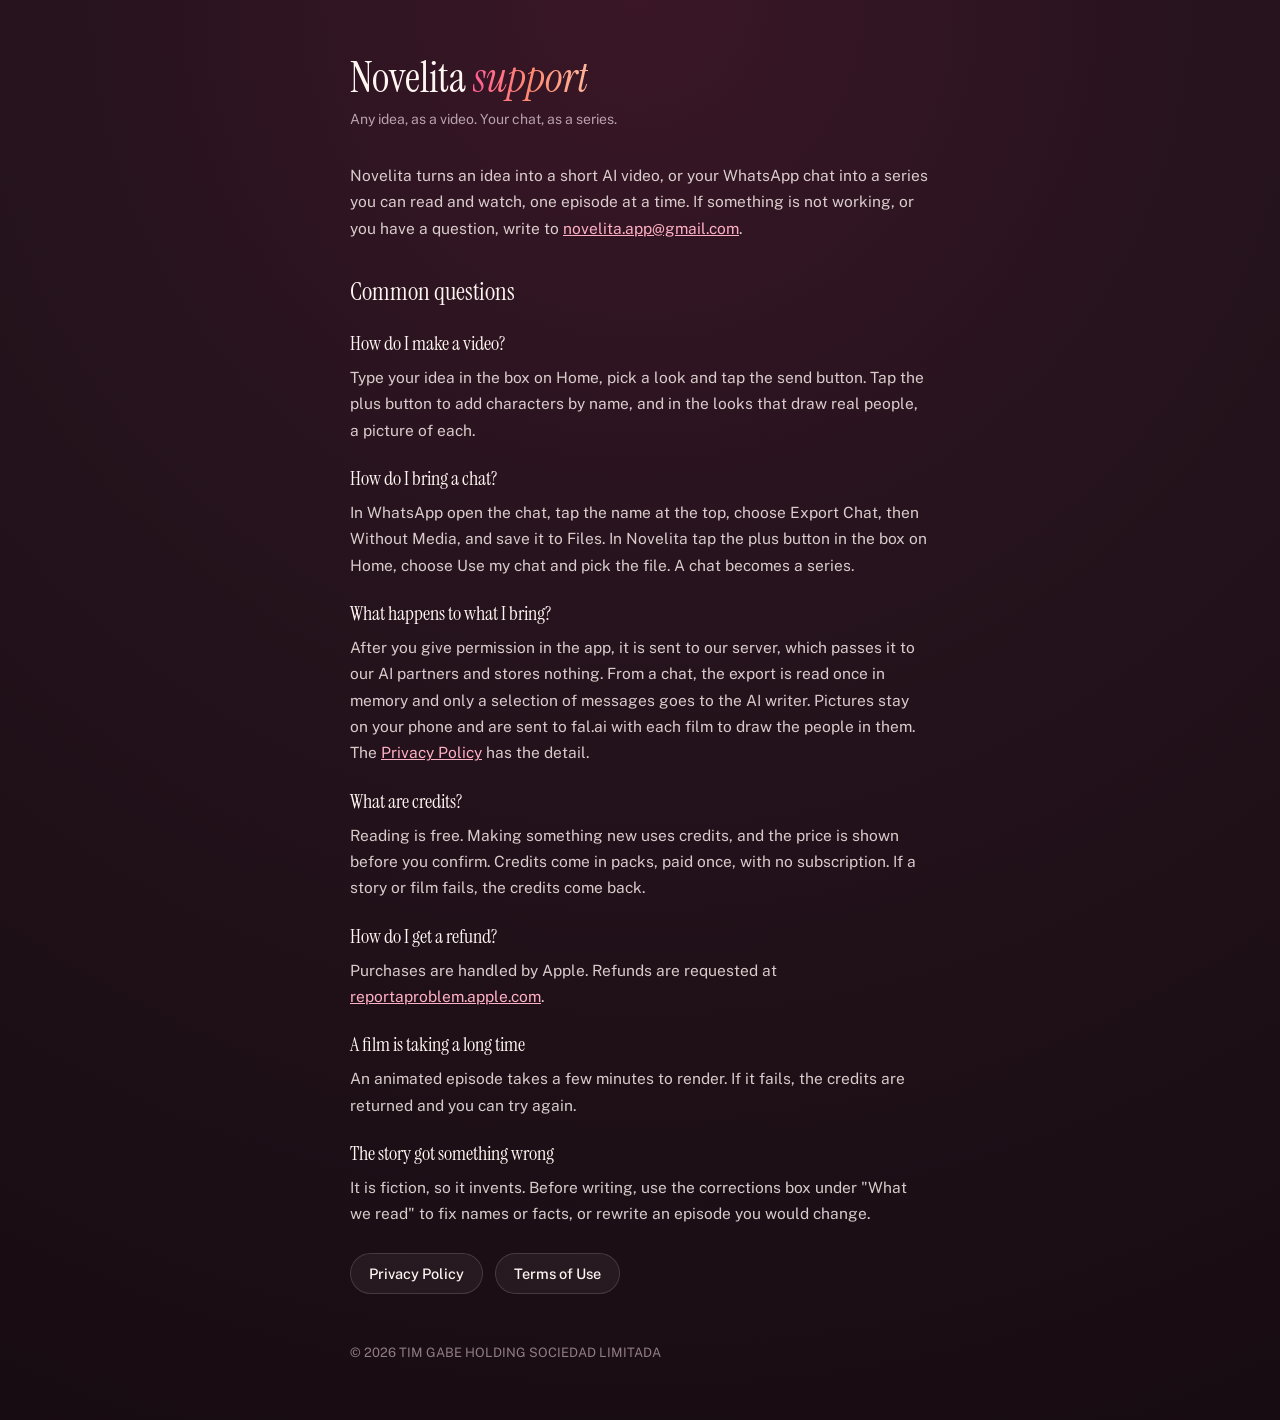
<file: index.html>
<!doctype html>
<html lang="en">
<head>
<meta charset="utf-8">
<meta name="viewport" content="width=device-width, initial-scale=1">
<title>Novelita — Support</title>
<meta name="description" content="Help and contact for Novelita, the app that turns the two of you into a series.">
<link rel="preconnect" href="https://fonts.googleapis.com">
<link href="https://fonts.googleapis.com/css2?family=Instrument+Serif:ital@0;1&family=Public+Sans:wght@400;500;600&display=swap" rel="stylesheet">
<link rel="stylesheet" href="site.css">
</head>
<body>
<main>
  <h1>Novelita <em>support</em></h1>
  <p class="updated">Any idea, as a video. Your chat, as a series.</p>

  <p>Novelita turns an idea into a short AI video, or your WhatsApp chat into a series you
  can read and watch, one episode at a time. If something is not working, or you have a question, write to
  <a href="mailto:novelita.app@gmail.com">novelita.app@gmail.com</a>.</p>

  <h2>Common questions</h2>

  <h2 style="font-size:20px;margin-top:22px">How do I make a video?</h2>
  <p>Type your idea in the box on Home, pick a look and tap the send button. Tap the plus
  button to add characters by name, and in the looks that draw real people, a picture of
  each.</p>

  <h2 style="font-size:20px;margin-top:22px">How do I bring a chat?</h2>
  <p>In WhatsApp open the chat, tap the name at the top, choose Export Chat, then Without
  Media, and save it to Files. In Novelita tap the plus button in the box on Home, choose
  Use my chat and pick the file. A chat becomes a series.</p>

  <h2 style="font-size:20px;margin-top:22px">What happens to what I bring?</h2>
  <p>After you give permission in the app, it is sent to our server, which passes it to our
  AI partners and stores nothing. From a chat, the export is read once in memory and only a
  selection of messages goes to the AI writer. Pictures stay on your phone and are sent to
  fal.ai with each film to draw the people in them. The <a href="privacy.html">Privacy
  Policy</a> has the detail.</p>

  <h2 style="font-size:20px;margin-top:22px">What are credits?</h2>
  <p>Reading is free. Making something new uses credits, and the price is shown before you
  confirm. Credits come in packs, paid once, with no subscription. If a story or film
  fails, the credits come back.</p>

  <h2 style="font-size:20px;margin-top:22px">How do I get a refund?</h2>
  <p>Purchases are handled by Apple. Refunds are requested at <a href="https://reportaproblem.apple.com">reportaproblem.apple.com</a>.</p>

  <h2 style="font-size:20px;margin-top:22px">A film is taking a long time</h2>
  <p>An animated episode takes a few minutes to render. If it fails, the credits are
  returned and you can try again.</p>

  <h2 style="font-size:20px;margin-top:22px">The story got something wrong</h2>
  <p>It is fiction, so it invents. Before writing, use the corrections box under "What we
  read" to fix names or facts, or rewrite an episode you would change.</p>

  <div class="links">
    <a href="privacy.html">Privacy Policy</a>
    <a href="terms.html">Terms of Use</a>
  </div>

  <p class="footer">© 2026 TIM GABE HOLDING SOCIEDAD LIMITADA</p>
</main>
</body>
</html>
</file>
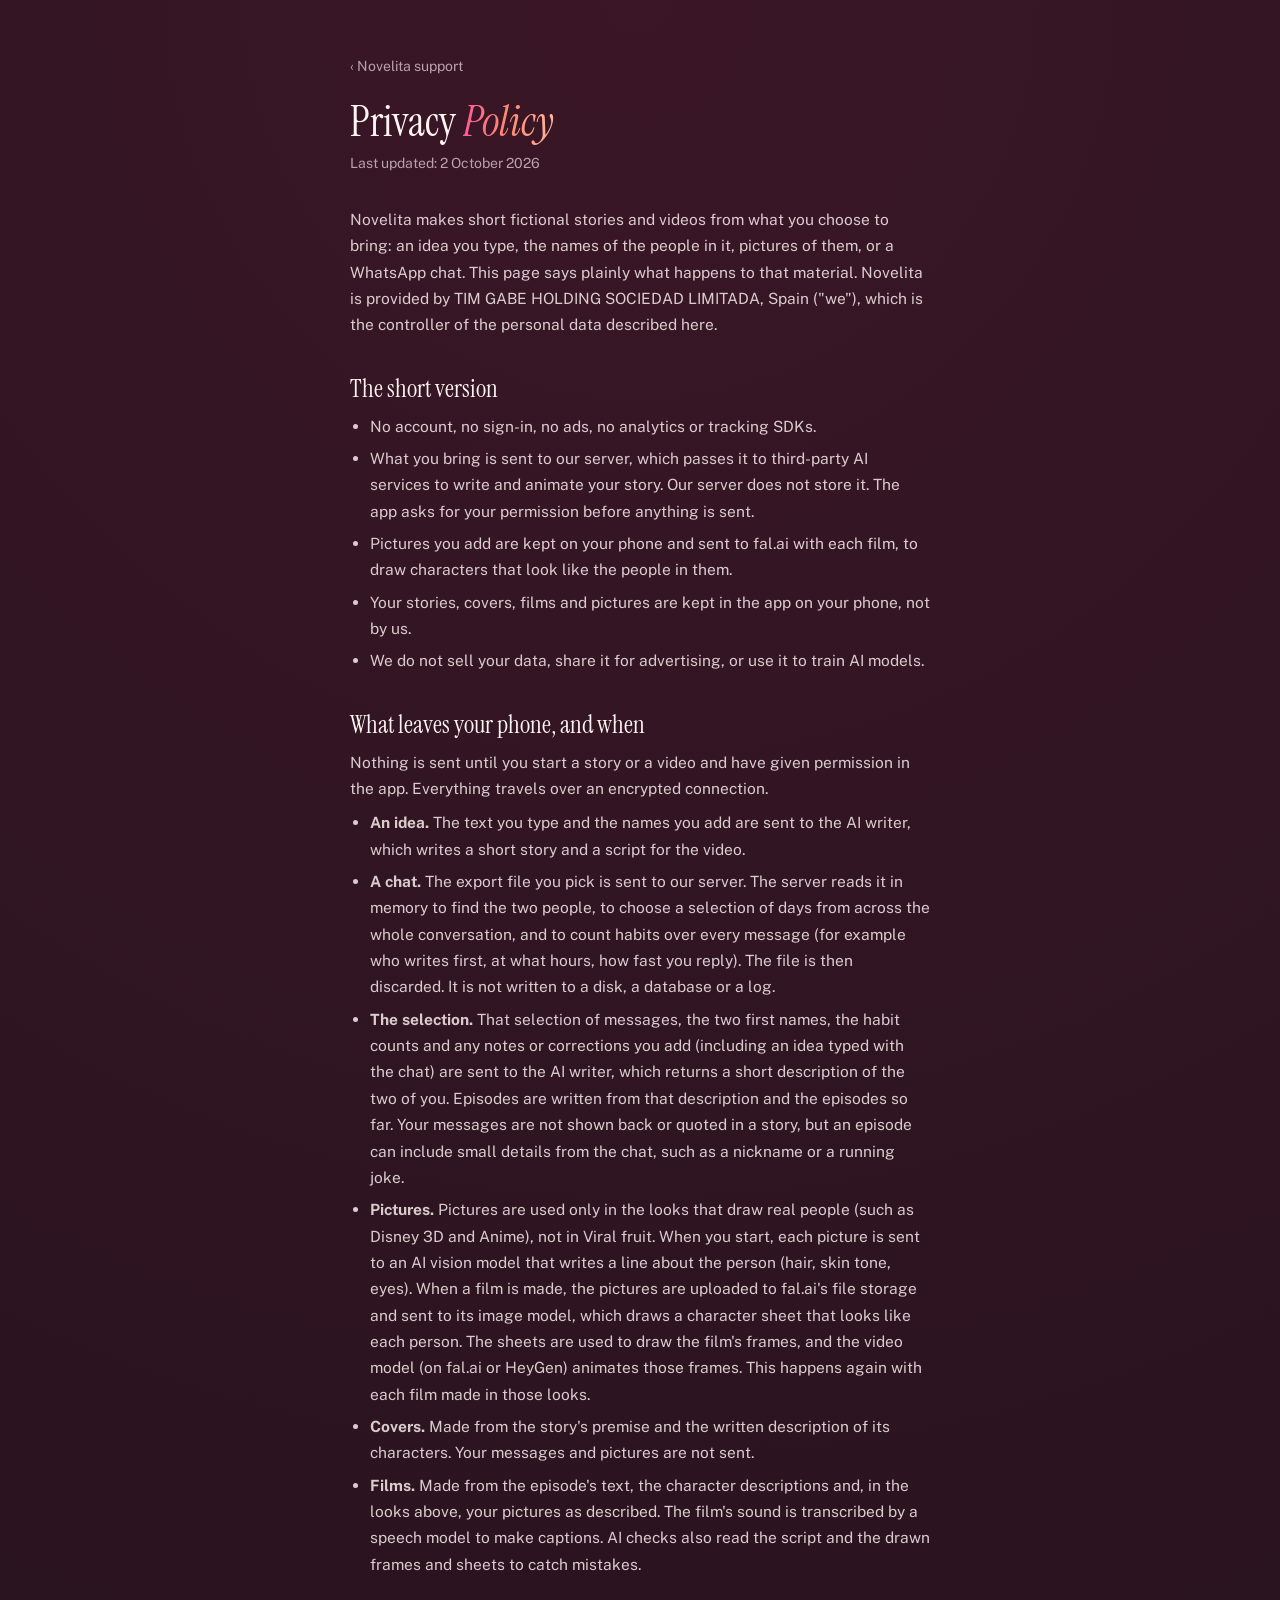
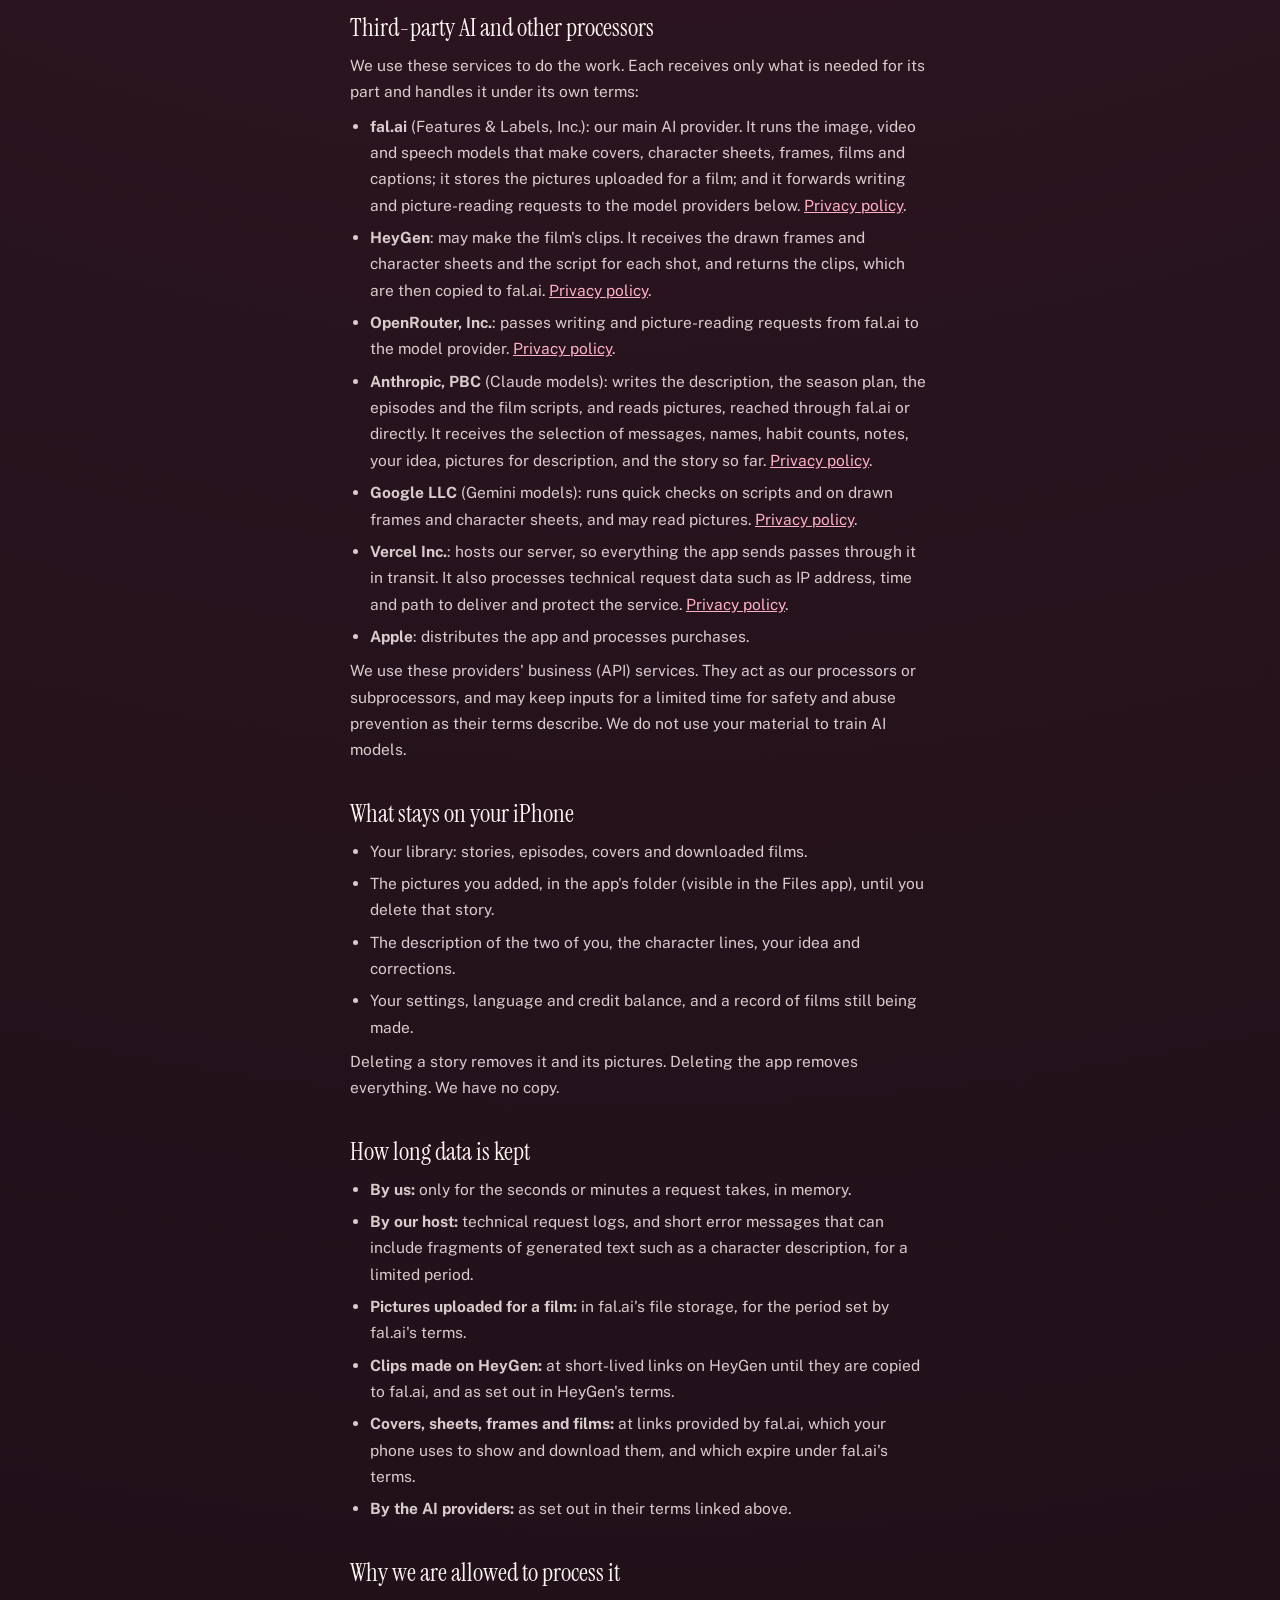
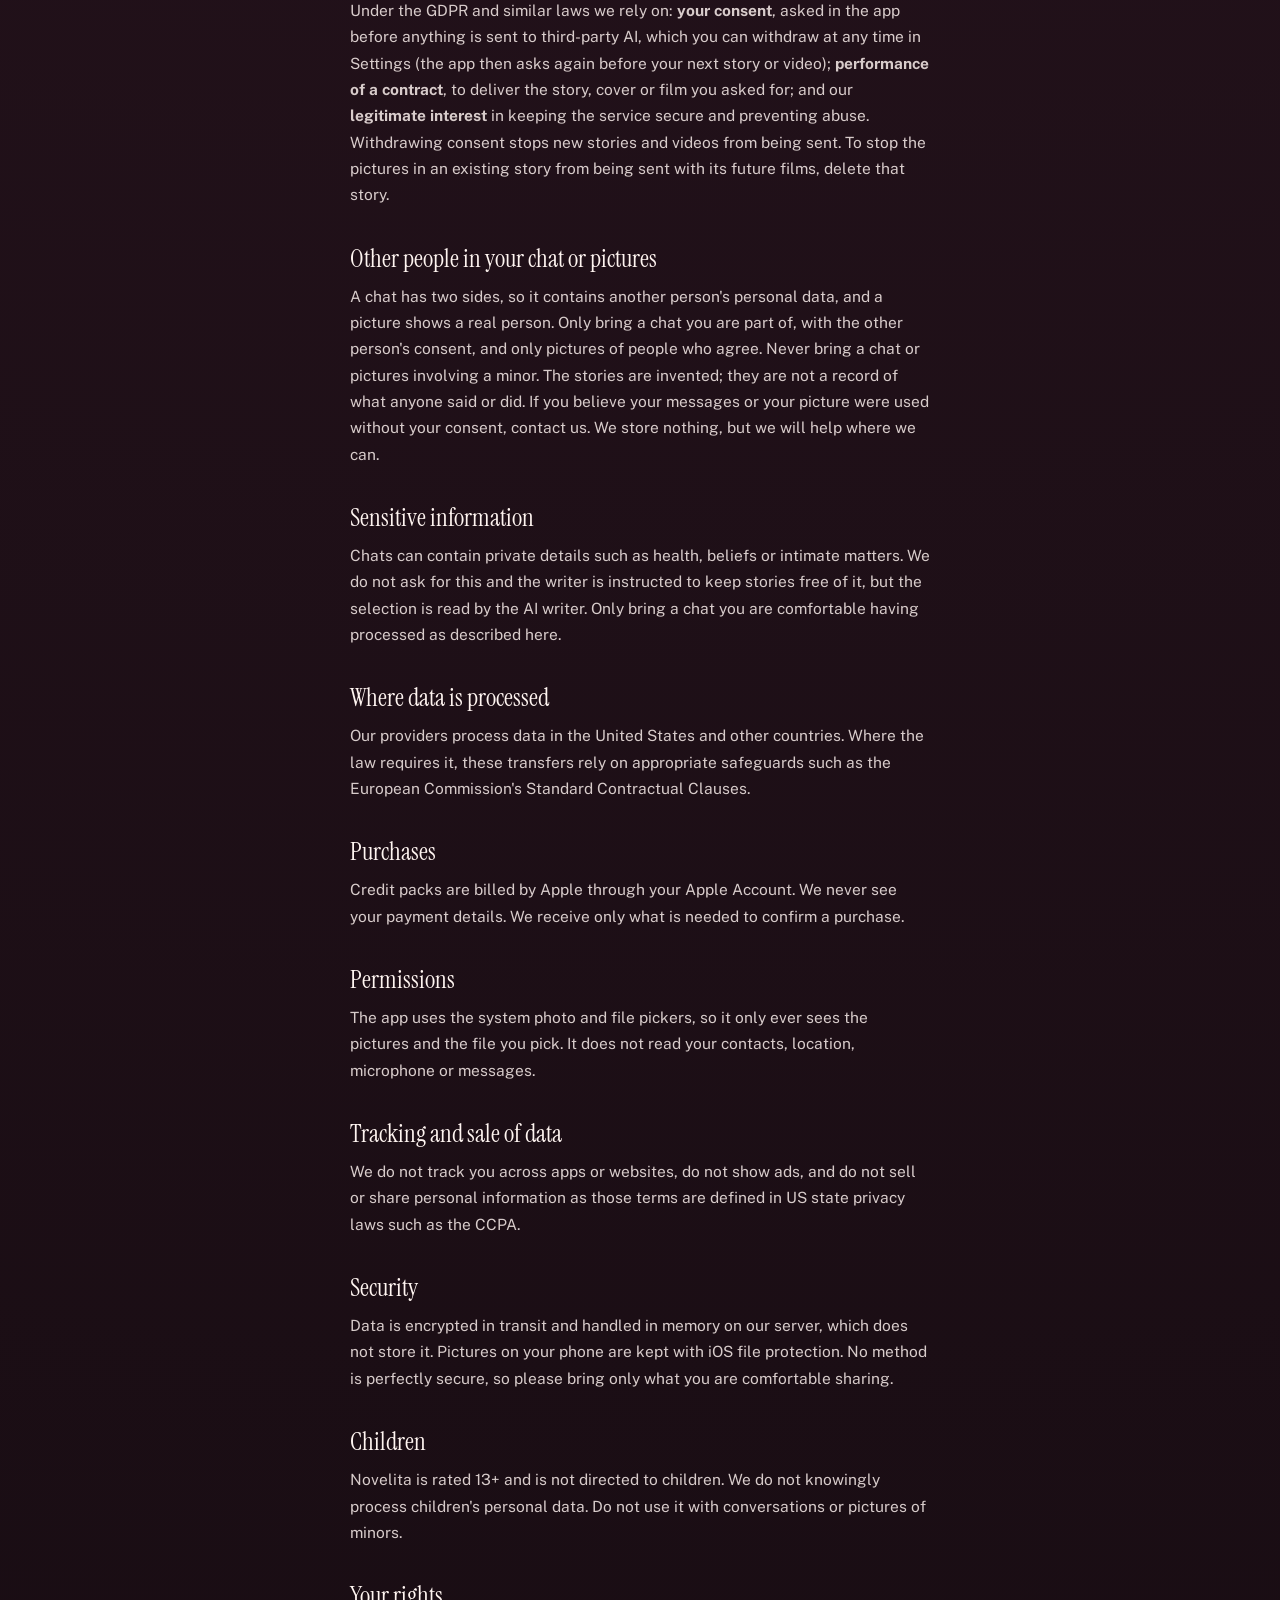
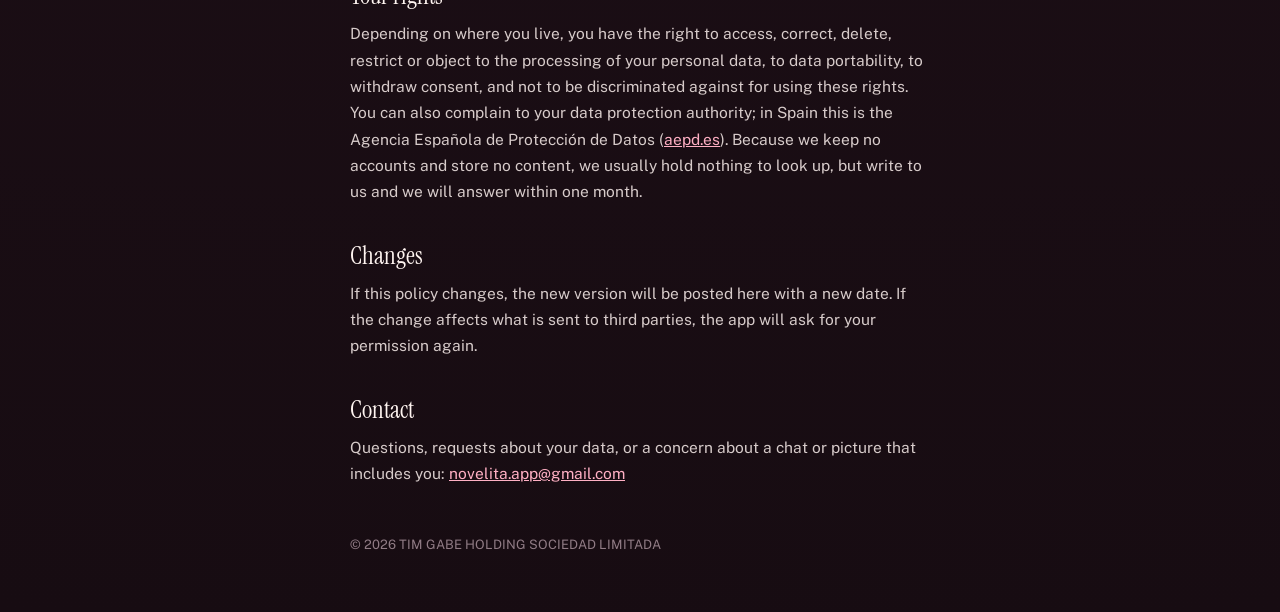
<file: privacy.html>
<!doctype html>
<html lang="en">
<head>
<meta charset="utf-8">
<meta name="viewport" content="width=device-width, initial-scale=1">
<title>Novelita — Privacy Policy</title>
<link rel="preconnect" href="https://fonts.googleapis.com">
<link href="https://fonts.googleapis.com/css2?family=Instrument+Serif:ital@0;1&family=Public+Sans:wght@400;500;600&display=swap" rel="stylesheet">
<link rel="stylesheet" href="site.css">
</head>
<body>
<main>
  <a class="back" href="index.html">&#8249; Novelita support</a>
  <h1>Privacy <em>Policy</em></h1>
  <p class="updated">Last updated: 2 October 2026</p>

  <p>Novelita makes short fictional stories and videos from what you choose to bring: an
  idea you type, the names of the people in it, pictures of them, or a WhatsApp chat. This
  page says plainly what happens to that material. Novelita is provided by TIM GABE HOLDING
  SOCIEDAD LIMITADA, Spain ("we"), which is the controller of the personal data described
  here.</p>

  <h2>The short version</h2>
  <ul>
    <li>No account, no sign-in, no ads, no analytics or tracking SDKs.</li>
    <li>What you bring is sent to our server, which passes it to third-party AI services to
    write and animate your story. Our server does not store it. The app asks for your
    permission before anything is sent.</li>
    <li>Pictures you add are kept on your phone and sent to fal.ai with each film, to draw
    characters that look like the people in them.</li>
    <li>Your stories, covers, films and pictures are kept in the app on your phone, not by
    us.</li>
    <li>We do not sell your data, share it for advertising, or use it to train AI models.</li>
  </ul>

  <h2>What leaves your phone, and when</h2>
  <p>Nothing is sent until you start a story or a video and have given permission in the
  app. Everything travels over an encrypted connection.</p>
  <ul>
    <li><strong>An idea.</strong> The text you type and the names you add are sent to the AI
    writer, which writes a short story and a script for the video.</li>
    <li><strong>A chat.</strong> The export file you pick is sent to our server. The server
    reads it in memory to find the two people, to choose a selection of days from across the
    whole conversation, and to count habits over every message (for example who writes
    first, at what hours, how fast you reply). The file is then discarded. It is not written
    to a disk, a database or a log.</li>
    <li><strong>The selection.</strong> That selection of messages, the two first names, the
    habit counts and any notes or corrections you add (including an idea typed with the
    chat) are sent to the AI writer, which returns a short description of the two of you.
    Episodes are written from that description and the episodes so far. Your messages are
    not shown back or quoted in a story, but an episode can include small details from the
    chat, such as a nickname or a running joke.</li>
    <li><strong>Pictures.</strong> Pictures are used only in the looks that draw real
    people (such as Disney 3D and Anime), not in Viral fruit. When you start, each picture is
    sent to an AI vision model that writes a line about the person (hair, skin tone, eyes).
    When a film is made, the pictures are uploaded to fal.ai's file storage and sent to its
    image model, which draws a character sheet that looks like each person. The sheets are
    used to draw the film's frames, and the video model (on fal.ai or HeyGen) animates those
    frames. This happens again with each film made in those looks.</li>
    <li><strong>Covers.</strong> Made from the story's premise and the written description of
    its characters. Your messages and pictures are not sent.</li>
    <li><strong>Films.</strong> Made from the episode's text, the character descriptions and,
    in the looks above, your pictures as described. The film's sound is transcribed by a
    speech model to make captions. AI checks also read the script and the drawn frames and
    sheets to catch mistakes.</li>
  </ul>

  <h2>Third-party AI and other processors</h2>
  <p>We use these services to do the work. Each receives only what is needed for its part
  and handles it under its own terms:</p>
  <ul>
    <li><strong>fal.ai</strong> (Features &amp; Labels, Inc.): our main AI provider.
    It runs the image, video and speech models that make covers, character sheets, frames,
    films and captions; it stores the pictures uploaded for a film; and it forwards writing
    and picture-reading requests to the model providers below.
    <a href="https://fal.ai/privacy">Privacy policy</a>.</li>
    <li><strong>HeyGen</strong>: may make the film's clips. It receives the drawn frames and
    character sheets and the script for each shot, and returns the clips, which are then
    copied to fal.ai. <a href="https://www.heygen.com/policy">Privacy policy</a>.</li>
    <li><strong>OpenRouter, Inc.</strong>: passes writing and picture-reading requests from
    fal.ai to the model provider.
    <a href="https://openrouter.ai/privacy">Privacy policy</a>.</li>
    <li><strong>Anthropic, PBC</strong> (Claude models): writes the description, the season
    plan, the episodes and the film scripts, and reads pictures, reached through fal.ai or
    directly. It receives the selection of
    messages, names, habit counts, notes, your idea, pictures for description, and the story
    so far. <a href="https://www.anthropic.com/legal/privacy">Privacy policy</a>.</li>
    <li><strong>Google LLC</strong> (Gemini models): runs quick checks on scripts and on drawn
    frames and character sheets, and may read pictures.
    <a href="https://policies.google.com/privacy">Privacy policy</a>.</li>
    <li><strong>Vercel Inc.</strong>: hosts our server, so everything the app sends passes
    through it in transit. It also processes technical request data such as IP address,
    time and path to deliver and protect the service.
    <a href="https://vercel.com/legal/privacy-policy">Privacy policy</a>.</li>
    <li><strong>Apple</strong>: distributes the app and processes purchases.</li>
  </ul>
  <p>We use these providers' business (API) services. They act as our processors or
  subprocessors, and may keep inputs for a limited time for safety and abuse prevention as
  their terms describe. We do not use your material to train AI models.</p>

  <h2>What stays on your iPhone</h2>
  <ul>
    <li>Your library: stories, episodes, covers and downloaded films.</li>
    <li>The pictures you added, in the app's folder (visible in the Files app), until you
    delete that story.</li>
    <li>The description of the two of you, the character lines, your idea and corrections.</li>
    <li>Your settings, language and credit balance, and a record of films still being
    made.</li>
  </ul>
  <p>Deleting a story removes it and its pictures. Deleting the app removes everything. We
  have no copy.</p>

  <h2>How long data is kept</h2>
  <ul>
    <li><strong>By us:</strong> only for the seconds or minutes a request takes, in
    memory.</li>
    <li><strong>By our host:</strong> technical request logs, and short error messages that
    can include fragments of generated text such as a character description, for a limited
    period.</li>
    <li><strong>Pictures uploaded for a film:</strong> in fal.ai's file storage, for the
    period set by fal.ai's terms.</li>
    <li><strong>Clips made on HeyGen:</strong> at short-lived links on HeyGen until they are
    copied to fal.ai, and as set out in HeyGen's terms.</li>
    <li><strong>Covers, sheets, frames and films:</strong> at links provided by fal.ai, which
    your phone uses to show and download them, and which expire under fal.ai's terms.</li>
    <li><strong>By the AI providers:</strong> as set out in their terms linked above.</li>
  </ul>

  <h2>Why we are allowed to process it</h2>
  <p>Under the GDPR and similar laws we rely on: <strong>your consent</strong>, asked in the
  app before anything is sent to third-party AI, which you can withdraw at any time in
  Settings (the app then asks again before your next story or video); <strong>performance of a
  contract</strong>, to deliver the story, cover or film you asked for; and our
  <strong>legitimate interest</strong> in keeping the service secure and preventing abuse.
  Withdrawing consent stops new stories and videos from being sent. To stop the pictures in
  an existing story from being sent with its future films, delete that story.</p>

  <h2>Other people in your chat or pictures</h2>
  <p>A chat has two sides, so it contains another person's personal data, and a picture
  shows a real person. Only bring a chat you are part of, with the other person's consent,
  and only pictures of people who agree. Never bring a chat or pictures involving a minor.
  The stories are invented; they are not a record of what anyone said or did. If you
  believe your messages or your picture were used without your consent, contact us. We
  store nothing, but we will help where we can.</p>

  <h2>Sensitive information</h2>
  <p>Chats can contain private details such as health, beliefs or intimate matters. We do
  not ask for this and the writer is instructed to keep stories free of it, but the
  selection is read by the AI writer. Only bring a chat you are comfortable having
  processed as described here.</p>

  <h2>Where data is processed</h2>
  <p>Our providers process data in the United States and other countries. Where the law
  requires it, these transfers rely on appropriate safeguards such as the European
  Commission's Standard Contractual Clauses.</p>

  <h2>Purchases</h2>
  <p>Credit packs are billed by Apple through your Apple Account. We never see your payment
  details. We receive only what is needed to confirm a purchase.</p>

  <h2>Permissions</h2>
  <p>The app uses the system photo and file pickers, so it only ever sees the pictures and
  the file you pick. It does not read your contacts, location, microphone or messages.</p>

  <h2>Tracking and sale of data</h2>
  <p>We do not track you across apps or websites, do not show ads, and do not sell or share
  personal information as those terms are defined in US state privacy laws such as the CCPA.</p>

  <h2>Security</h2>
  <p>Data is encrypted in transit and handled in memory on our server, which does not store
  it. Pictures on your phone are kept with iOS file protection. No method is perfectly
  secure, so please bring only what you are comfortable sharing.</p>

  <h2>Children</h2>
  <p>Novelita is rated 13+ and is not directed to children. We do not knowingly process
  children's personal data. Do not use it with conversations or pictures of minors.</p>

  <h2>Your rights</h2>
  <p>Depending on where you live, you have the right to access, correct, delete, restrict or
  object to the processing of your personal data, to data portability, to withdraw consent,
  and not to be discriminated against for using these rights. You can also complain to your
  data protection authority; in Spain this is the Agencia Española de Protección de Datos
  (<a href="https://www.aepd.es">aepd.es</a>). Because we keep no accounts and store no
  content, we usually hold nothing to look up, but write to us and we will answer within one
  month.</p>

  <h2>Changes</h2>
  <p>If this policy changes, the new version will be posted here with a new date. If the
  change affects what is sent to third parties, the app will ask for your permission again.</p>

  <h2>Contact</h2>
  <p>Questions, requests about your data, or a concern about a chat or picture that includes you: <a href="mailto:novelita.app@gmail.com">novelita.app@gmail.com</a></p>

  <p class="footer">© 2026 TIM GABE HOLDING SOCIEDAD LIMITADA</p>
</main>
</body>
</html>
</file>
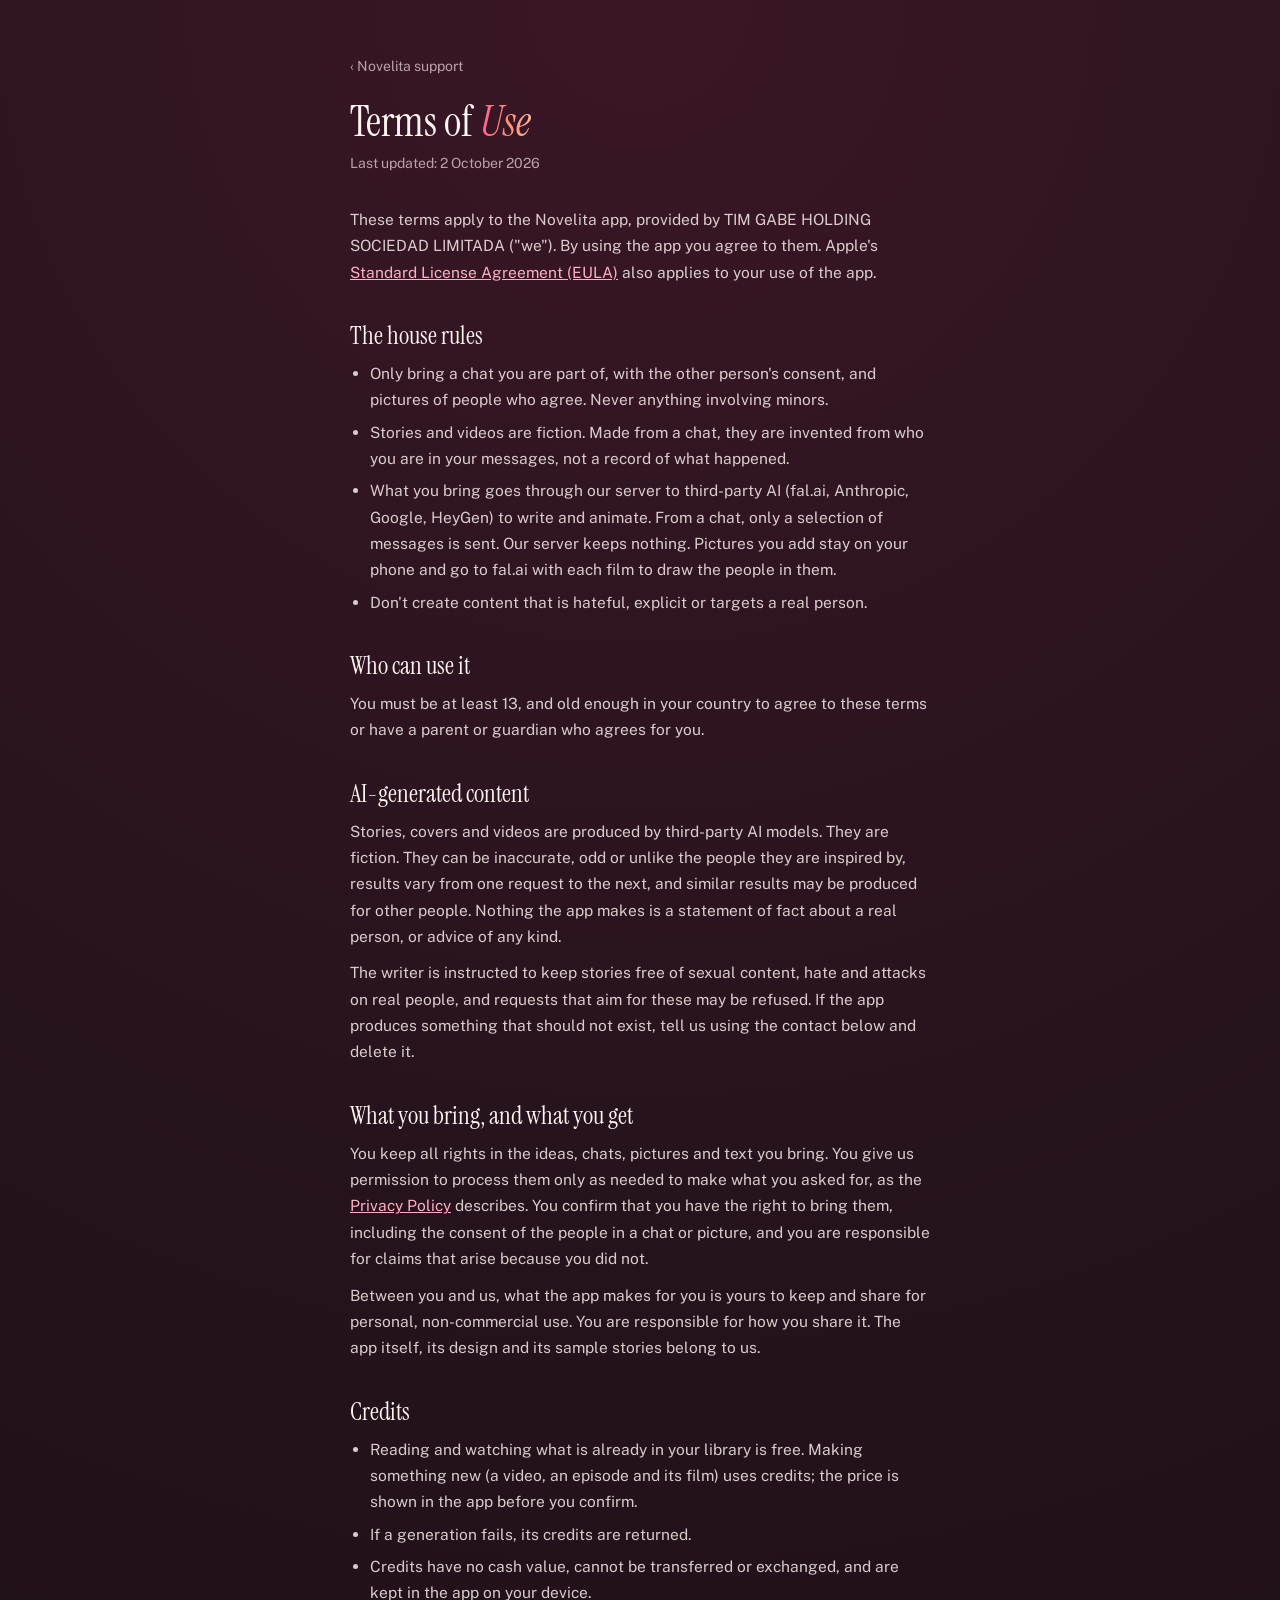
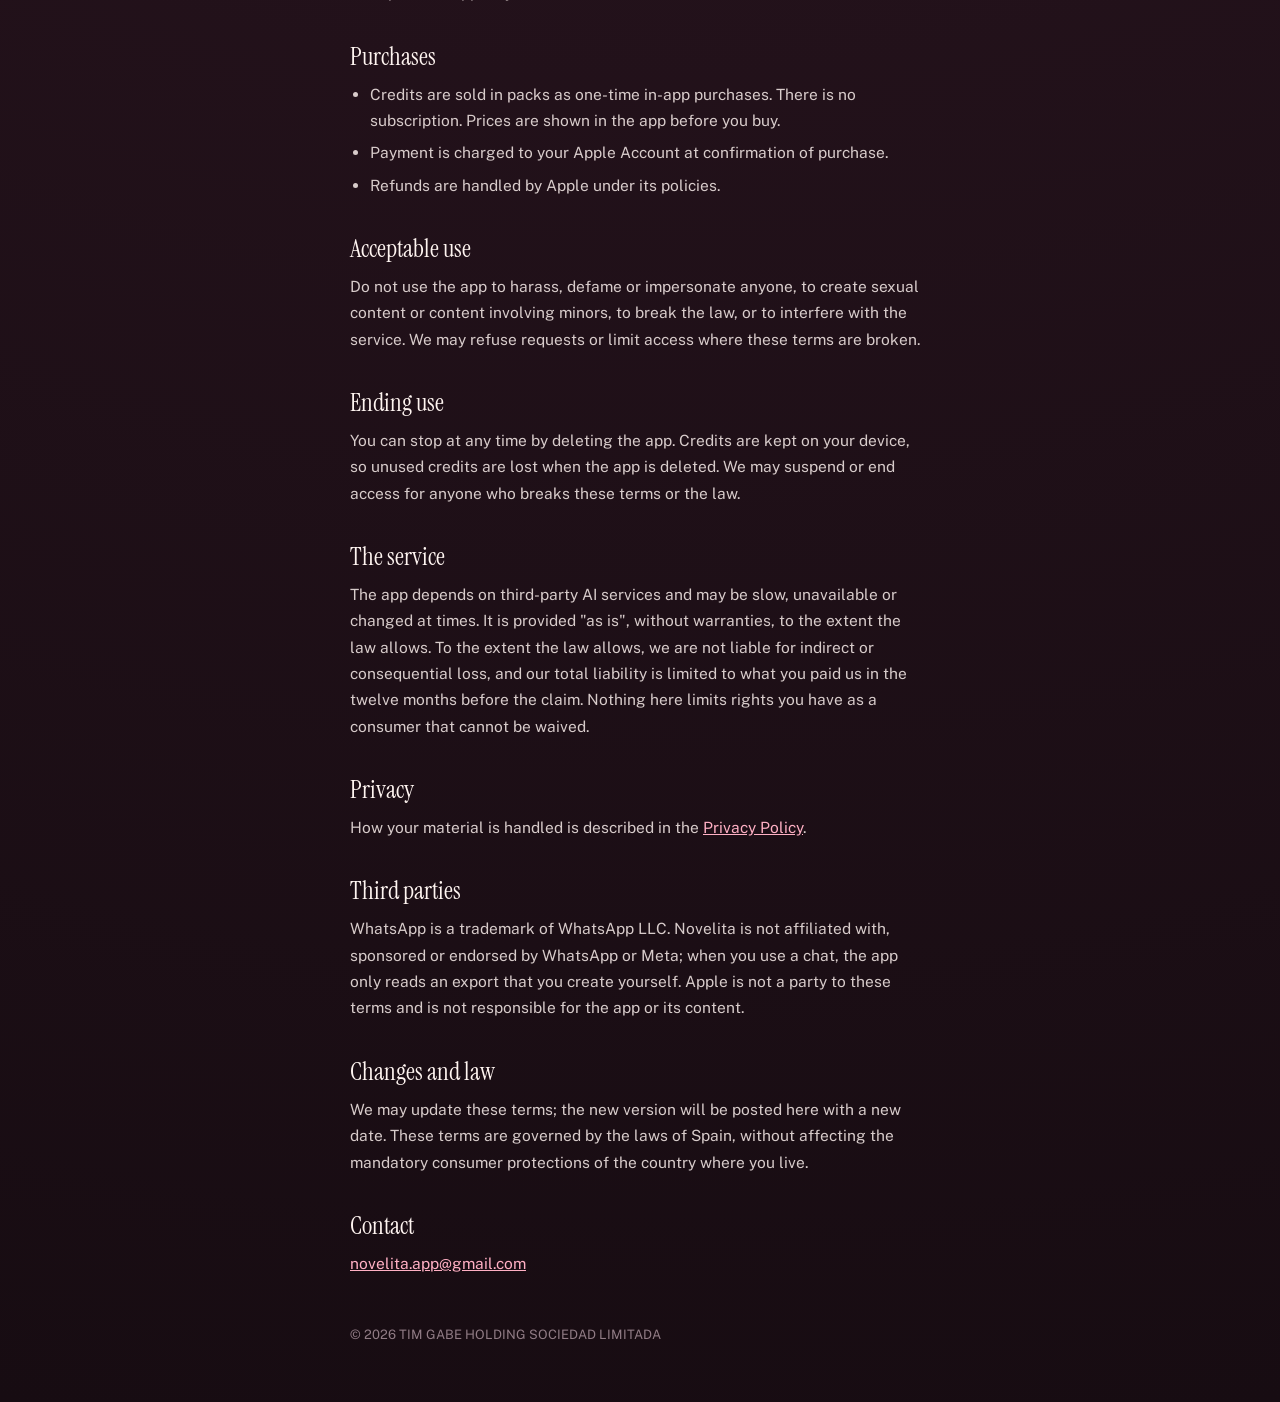
<file: terms.html>
<!doctype html>
<html lang="en">
<head>
<meta charset="utf-8">
<meta name="viewport" content="width=device-width, initial-scale=1">
<title>Novelita — Terms of Use</title>
<link rel="preconnect" href="https://fonts.googleapis.com">
<link href="https://fonts.googleapis.com/css2?family=Instrument+Serif:ital@0;1&family=Public+Sans:wght@400;500;600&display=swap" rel="stylesheet">
<link rel="stylesheet" href="site.css">
</head>
<body>
<main>
  <a class="back" href="index.html">&#8249; Novelita support</a>
  <h1>Terms of <em>Use</em></h1>
  <p class="updated">Last updated: 2 October 2026</p>

  <p>These terms apply to the Novelita app, provided by TIM GABE HOLDING SOCIEDAD
  LIMITADA ("we"). By using the app you agree to them. Apple's
  <a href="https://www.apple.com/legal/internet-services/itunes/dev/stdeula/">Standard
  License Agreement (EULA)</a> also applies to your use of the app.</p>

  <h2>The house rules</h2>
  <ul>
    <li>Only bring a chat you are part of, with the other person's consent, and pictures of
    people who agree. Never anything involving minors.</li>
    <li>Stories and videos are fiction. Made from a chat, they are invented from who you are
    in your messages, not a record of what happened.</li>
    <li>What you bring goes through our server to third-party AI (fal.ai, Anthropic, Google,
    HeyGen) to write and animate. From a chat, only a selection of messages is sent. Our server
    keeps nothing. Pictures you add stay on your phone and go to fal.ai with each film to
    draw the people in them.</li>
    <li>Don't create content that is hateful, explicit or targets a real person.</li>
  </ul>

  <h2>Who can use it</h2>
  <p>You must be at least 13, and old enough in your country to agree to these terms or
  have a parent or guardian who agrees for you.</p>

  <h2>AI-generated content</h2>
  <p>Stories, covers and videos are produced by third-party AI models. They are fiction. They
  can be inaccurate, odd or unlike the people they are inspired by, results vary from one
  request to the next, and similar results may be produced for other people. Nothing the app
  makes is a statement of fact about a real person, or advice of any kind.</p>
  <p>The writer is instructed to keep stories free of sexual content, hate and attacks on real
  people, and requests that aim for these may be refused. If the app produces something that
  should not exist, tell us using the contact below and delete it.</p>

  <h2>What you bring, and what you get</h2>
  <p>You keep all rights in the ideas, chats, pictures and text you bring. You give us permission to
  process them only as needed to make what you asked for, as the
  <a href="privacy.html">Privacy Policy</a> describes. You confirm that you have the right to
  bring them, including the consent of the people in a chat or picture, and you are
  responsible for claims that arise because you did not.</p>
  <p>Between you and us, what the app makes for you is yours to keep and share for personal,
  non-commercial use. You are responsible for how you share it. The app itself, its design
  and its sample stories belong to us.</p>

  <h2>Credits</h2>
  <ul>
    <li>Reading and watching what is already in your library is free. Making something new
    (a video, an episode and its film) uses credits; the price is shown in the app before
    you confirm.</li>
    <li>If a generation fails, its credits are returned.</li>
    <li>Credits have no cash value, cannot be transferred or exchanged, and are kept in the
    app on your device.</li>
  </ul>

  <h2>Purchases</h2>
  <ul>
    <li>Credits are sold in packs as one-time in-app purchases. There is no subscription.
    Prices are shown in the app before you buy.</li>
    <li>Payment is charged to your Apple Account at confirmation of purchase.</li>
    <li>Refunds are handled by Apple under its policies.</li>
  </ul>

  <h2>Acceptable use</h2>
  <p>Do not use the app to harass, defame or impersonate anyone, to create sexual content
  or content involving minors, to break the law, or to interfere with the service. We may
  refuse requests or limit access where these terms are broken.</p>

  <h2>Ending use</h2>
  <p>You can stop at any time by deleting the app. Credits are kept on your device, so
  unused credits are lost when the app is deleted. We may suspend or end access for anyone who breaks these terms or the law.</p>

  <h2>The service</h2>
  <p>The app depends on third-party AI services and may be slow, unavailable or changed at
  times. It is provided "as is", without warranties, to the extent the law allows. To the
  extent the law allows, we are not liable for indirect or consequential loss, and our
  total liability is limited to what you paid us in the twelve months before the claim.
  Nothing here limits rights you have as a consumer that cannot be waived.</p>

  <h2>Privacy</h2>
  <p>How your material is handled is described in the <a href="privacy.html">Privacy
  Policy</a>.</p>

  <h2>Third parties</h2>
  <p>WhatsApp is a trademark of WhatsApp LLC. Novelita is not affiliated with, sponsored
  or endorsed by WhatsApp or Meta; when you use a chat, the app only reads an export that you
  create yourself.
  Apple is not a party to these terms and is not responsible for the app or its content.</p>

  <h2>Changes and law</h2>
  <p>We may update these terms; the new version will be posted here with a new date. These
  terms are governed by the laws of Spain, without affecting the mandatory consumer
  protections of the country where you live.</p>

  <h2>Contact</h2>
  <p><a href="mailto:novelita.app@gmail.com">novelita.app@gmail.com</a></p>

  <p class="footer">© 2026 TIM GABE HOLDING SOCIEDAD LIMITADA</p>
</main>
</body>
</html>
</file>
<file: site.css>
* { margin: 0; padding: 0; box-sizing: border-box; }
body {
  min-height: 100vh;
  background: radial-gradient(circle at 50% 0%, #3A1626 0%, #26131D 38%, #170C12 100%);
  color: #F1E6E4;
  font-family: "Public Sans", -apple-system, BlinkMacSystemFont, "Segoe UI", sans-serif;
  display: flex; justify-content: center;
  padding: 56px 24px;
}
main { max-width: 580px; width: 100%; }
h1 { font-family: "Instrument Serif", Georgia, serif; font-weight: 400; font-size: 42px; line-height: 1.05; color: #FFF5F1; margin-bottom: 8px; }
h1 em { font-style: italic; background: linear-gradient(90deg, #FF5C93, #FF8A70, #FFB59C); -webkit-background-clip: text; background-clip: text; color: transparent; }
.updated { color: #B9A2AC; font-size: 14px; margin-bottom: 30px; }
h2 { font-family: "Instrument Serif", Georgia, serif; font-weight: 400; font-size: 25px; color: #FFF5F1; margin: 34px 0 8px; }
p, li { font-size: 15.5px; line-height: 1.7; color: rgba(241,230,228,0.88); }
p + p { margin-top: 10px; }
ul { padding-left: 20px; margin: 8px 0; }
li + li { margin-top: 6px; }
a { color: #FFB0C4; }
.back { display: inline-block; margin-bottom: 26px; font-size: 14px; color: #B9A2AC; text-decoration: none; }
.links { display: flex; gap: 12px; flex-wrap: wrap; margin-top: 26px; }
.links a { text-decoration: none; color: #FFF5F1; border: 1px solid rgba(255,255,255,0.14); background: rgba(255,255,255,0.05); padding: 11px 18px; border-radius: 999px; font-size: 14.5px; font-weight: 500; }
.footer { margin-top: 48px; font-size: 13px; color: rgba(185,162,172,0.75); }
</file>
